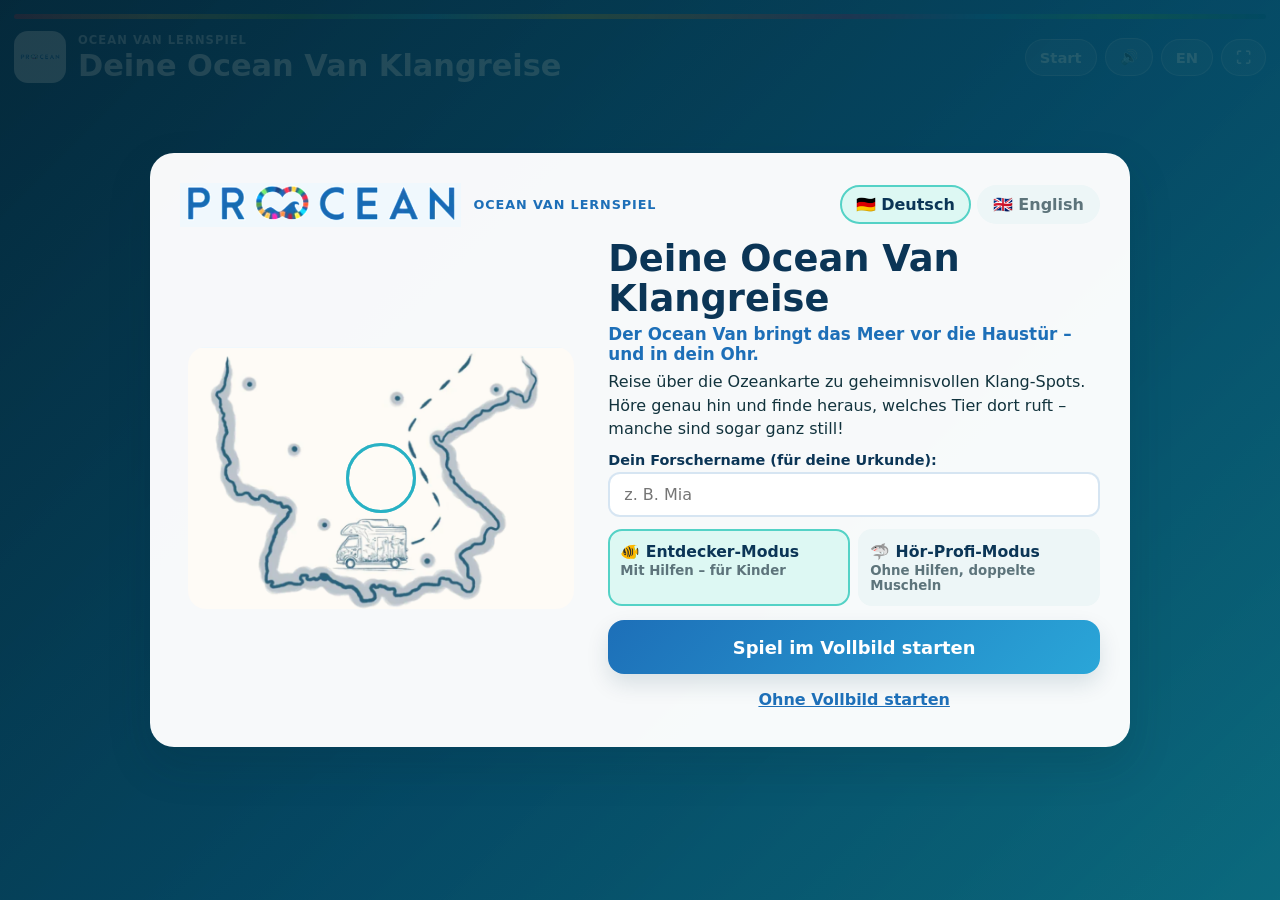
<file: index.html>
<!doctype html>
<html lang="de">
<head>
  <meta charset="utf-8">
  <meta name="viewport" content="width=device-width, initial-scale=1, viewport-fit=cover">
  <meta name="theme-color" content="#1d6fb8">
  <!-- Vollbild als Web-App (Zum Home-Bildschirm hinzufügen) – iOS & Android -->
  <meta name="apple-mobile-web-app-capable" content="yes">
  <meta name="mobile-web-app-capable" content="yes">
  <meta name="apple-mobile-web-app-status-bar-style" content="black-translucent">
  <meta name="apple-mobile-web-app-title" content="Ocean Van">
  <title>Deine Ocean Van Klangreise – Pro Ocean</title>
  <link rel="manifest" href="manifest.json">
  <link rel="stylesheet" href="style.css?v=23">
</head>
<body>
  <!-- Hinweis: Handy quer drehen (nur auf Smartphones im Hochformat sichtbar) -->
  <div id="rotateHint" class="rotate-hint" aria-live="polite">
    <div class="rotate-inner">
      <div class="rotate-icon">📱</div>
      <p data-i18n="rotateHint">Bitte dreh dein Handy quer – so passt die ganze Karte auf den Bildschirm.</p>
    </div>
  </div>
  <div id="app" class="app-shell">
    <header class="topbar">
      <div class="brand">
        <div class="brand-logo-card">
          <img class="brand-logo" src="assets/brand/proocean_logo.png" alt="Pro Ocean">
        </div>
        <div class="brand-text">
          <p class="eyebrow" data-i18n="eyebrow">Ocean Van Lernspiel</p>
          <h1 data-i18n="title">Deine Ocean Van Klangreise</h1>
        </div>
      </div>
      <div class="top-actions">
        <div id="scorePill" class="progress-pill score-pill hidden">🐚 0</div>
        <div id="progressText" class="progress-pill">Start</div>
        <button id="soundToggle" class="ghost-button" type="button" title="Ton an/aus">🔊</button>
        <button id="langToggle" class="ghost-button" type="button">EN</button>
        <button id="fullscreenAgain" class="ghost-button hide-mobile" type="button">⛶</button>
      </div>
    </header>

    <!-- ====== KARTE / MAP ====== -->
    <main id="mapScreen" class="map-screen hidden">
      <div class="map-frame">
        <div class="map-canvas" id="mapCanvas">
          <svg class="map-bg" viewBox="0 0 1000 640" preserveAspectRatio="xMidYMid slice" aria-hidden="true">
            <defs>
              <linearGradient id="mapsea" x1="0" y1="0" x2="0" y2="1">
                <stop offset="0" stop-color="#7adcE8"/>
                <stop offset="0.45" stop-color="#2592c9"/>
                <stop offset="1" stop-color="#0b3f66"/>
              </linearGradient>
              <radialGradient id="deepzone" cx="0.5" cy="0.5" r="0.5">
                <stop offset="0" stop-color="#062b4a"/>
                <stop offset="0.7" stop-color="#08365a" stop-opacity="0.85"/>
                <stop offset="1" stop-color="#08365a" stop-opacity="0"/>
              </radialGradient>
              <radialGradient id="lagoonzone" cx="0.5" cy="0.5" r="0.5">
                <stop offset="0" stop-color="#8ef2e3" stop-opacity="0.75"/>
                <stop offset="0.75" stop-color="#5fd9d2" stop-opacity="0.4"/>
                <stop offset="1" stop-color="#5fd9d2" stop-opacity="0"/>
              </radialGradient>
            </defs>
            <rect width="1000" height="640" fill="url(#mapsea)"/>
            <!-- Tiefsee-Zone (Buckelwal) -->
            <ellipse cx="620" cy="420" rx="260" ry="150" fill="url(#deepzone)"/>
            <!-- Lautlose Lagune (Qualle) -->
            <ellipse cx="320" cy="365" rx="120" ry="80" fill="url(#lagoonzone)"/>
            <!-- Strand links oben (Start) -->
            <path d="M0 0 L320 0 Q280 70 220 95 Q140 130 90 200 Q60 245 0 260 Z" fill="#f4d58d"/>
            <path d="M0 0 L250 0 Q220 50 160 80 Q90 115 50 170 Q25 205 0 215 Z" fill="#f9e3ae"/>
            <!-- Wintereis rechts oben (größer, deutliches Packeis) -->
            <path d="M1000 0 L600 0 Q640 90 600 170 Q700 230 820 200 Q940 175 1000 220 Z" fill="#dcf0fa"/>
            <path d="M1000 0 L660 0 Q700 70 680 140 Q780 180 880 155 Q960 138 1000 150 Z" fill="#f2fbff"/>
            <path d="M1000 0 L760 0 Q800 55 800 110 Q890 120 1000 95 Z" fill="#ffffff"/>
            <g stroke="#b9d7e6" stroke-width="2.5" opacity="0.7" fill="none">
              <path d="M700 20 L740 70 L710 120"/>
              <path d="M850 30 L820 90 L880 130"/>
              <path d="M780 150 L740 110"/>
            </g>
            <!-- Felsen -->
            <ellipse cx="395" cy="120" rx="60" ry="26" fill="#8d7b6a"/>
            <ellipse cx="430" cy="108" rx="34" ry="16" fill="#a6927e"/>
            <!-- Seegras unten links -->
            <g stroke="#2e8b57" stroke-width="7" stroke-linecap="round" opacity="0.75" fill="none">
              <path d="M150 640 Q140 580 158 540"/>
              <path d="M185 640 Q195 575 178 530"/>
              <path d="M220 640 Q210 585 228 545"/>
              <path d="M120 640 Q112 595 126 560"/>
            </g>
            <!-- Wintereis rechts unten (größer) -->
            <path d="M1000 640 L1000 400 Q900 420 820 470 Q720 530 690 640 Z" fill="#dcf0fa"/>
            <path d="M1000 640 L1000 460 Q920 478 860 520 Q790 570 770 640 Z" fill="#f2fbff"/>
            <path d="M1000 640 L1000 520 Q940 535 900 575 Q875 600 865 640 Z" fill="#ffffff"/>
            <g stroke="#b9d7e6" stroke-width="2.5" opacity="0.7" fill="none">
              <path d="M860 470 L900 520 L860 560"/>
              <path d="M940 500 L910 560"/>
            </g>
            <!-- Wellen-Deko -->
            <g stroke="#ffffff" stroke-width="3" stroke-linecap="round" opacity="0.35" fill="none">
              <path d="M340 250 q20 -12 40 0 q20 12 40 0"/>
              <path d="M600 180 q20 -12 40 0 q20 12 40 0"/>
              <path d="M520 420 q20 -12 40 0 q20 12 40 0"/>
              <path d="M250 360 q20 -12 40 0 q20 12 40 0"/>
              <path d="M760 300 q20 -12 40 0 q20 12 40 0"/>
            </g>
          </svg>
          <div class="ambient fish-a" aria-hidden="true">🐟</div>
          <div class="ambient fish-b" aria-hidden="true">🐠</div>
          <div class="ambient turtle" aria-hidden="true">🐢</div>
          <div class="ambient bird" aria-hidden="true">🕊️</div>
          <div class="current-arrow ca-1" aria-hidden="true">≫</div>
          <div class="current-arrow ca-2" aria-hidden="true">≫</div>
          <div class="current-arrow ca-3" aria-hidden="true">≫</div>
          <div id="parkedCar" class="parked-car hidden" aria-hidden="true">🚐</div>
          <div id="vanMarker" class="van-marker" aria-hidden="true"></div>
          <div id="questHover" class="quest-hover hidden" aria-hidden="true"></div>
          <div id="turboTimer" class="turbo-timer hidden" aria-live="polite"></div>
          <div id="mapToast" class="map-toast hidden" aria-live="polite"></div>
          <!-- Spot- und Sammel-Buttons werden per JS gesetzt -->
        </div>
        <div id="joystick" class="joystick hidden" aria-hidden="true">
          <div class="joy-base"><div id="joyKnob" class="joy-knob"></div></div>
        </div>
        <div id="collectPop" class="collect-pop hidden" aria-hidden="true"><span id="collectPraise" class="collect-praise"></span><img alt=""></div>
      </div>
      <div class="map-bar">
        <p id="mapHint" class="map-hint"></p>
        <button id="footBtn" class="ghost-button dark hidden" type="button"></button>
        <button id="resetBtn" class="ghost-button dark" type="button"></button>
      </div>
    </main>

    <!-- ====== STATION ====== -->
    <main id="stationScreen" class="game-layout hidden">
      <section class="visual-panel">
        <div class="image-card mystery-mode">
          <img id="animalImage" src="assets/images/mystery.svg" alt="">
          <div id="mysteryBadge" class="mystery-badge"></div>
          <div id="eq" class="eq" aria-hidden="true">
            <span></span><span></span><span></span><span></span><span></span><span></span><span></span><span></span><span></span>
          </div>
        </div>
        <div id="passStrip" class="pass-strip" aria-label="Forscher-Pass"></div>
      </section>

      <section class="content-panel" aria-live="polite">
        <div class="station-row">
          <div>
            <p id="zoneLabel" class="zone-label"></p>
            <h2 id="stationTitle"></h2>
          </div>
          <button id="readAloudBtn" class="small-button" type="button"></button>
        </div>

        <div class="guide-card">
          <div class="nami-avatar" aria-hidden="true">🚐</div>
          <p id="narratorText"></p>
        </div>

        <div class="stepper">
          <div id="stepListen" class="step active"><span>1</span><em data-i18n="stepListen"></em></div>
          <div id="stepHint" class="step"><span>2</span><em data-i18n="stepHint"></em></div>
          <div id="stepAnswer" class="step"><span>3</span><em data-i18n="stepAnswer"></em></div>
          <div id="stepLearn" class="step"><span>4</span><em data-i18n="stepLearn"></em></div>
        </div>

        <div class="primary-actions">
          <button id="playBtn" class="main-button" type="button"></button>
          <button id="hintBtn" class="secondary-button" type="button" disabled></button>
        </div>

        <div id="hintBox" class="info-box hidden"></div>

        <div id="questionBox" class="question-box hidden">
          <p id="questionText"></p>
          <div id="choices" class="choices"></div>
        </div>

        <div id="feedbackBox" class="feedback-box hidden"></div>

        <div class="navigation-row">
          <button id="mapBtn" class="ghost-button dark" type="button"></button>
          <button id="nextBtn" class="next-button hidden" type="button"></button>
        </div>
      </section>
    </main>

    <!-- ====== TAUCH-QUEST ====== -->
    <main id="diveScreen" class="dive-screen hidden">
      <div id="diveScene" class="dive-scene surface">
        <!-- Echtes Unterwasser-Panorama (gestitcht): scrollt nach rechts -->
        <div id="divePanoBg" class="dive-pano-bg" aria-hidden="true"></div>
        <div class="dive-caustics" aria-hidden="true"></div>
        <div class="dive-godrays" aria-hidden="true"></div>
        <div class="dive-particles" aria-hidden="true"></div>
        <div class="dive-bubbles" aria-hidden="true"></div>
        <div id="diveBoat" class="dive-boat" aria-hidden="true">🚤</div>
        <div class="dive-goggles" aria-hidden="true"></div>
        <div class="dive-look-hint" aria-hidden="true">↻</div>
        <div id="diveCompass" class="dive-compass" aria-hidden="true"><span></span></div>
      </div>
      <section class="dive-panel" aria-live="polite">
        <p id="diveNarrator" class="dive-narrator"></p>
        <button id="diveActionBtn" class="main-button" type="button"></button>
        <div id="diveQuestionBox" class="question-box hidden">
          <p id="diveQuestionText"></p>
          <div id="diveChoices" class="choices"></div>
        </div>
        <div id="diveFeedback" class="feedback-box hidden"></div>
      </section>
    </main>

    <!-- ====== URKUNDE ====== -->
    <main id="certScreen" class="cert-screen hidden">
      <!-- QR-Code oben auf der Seite (rein clientseitig, keine Datenübertragung) – nicht Teil der Urkunde -->
      <div class="cert-share no-print">
        <h3 id="certShareHeading" class="share-heading"></h3>
        <p id="certShareHint" class="share-hint"></p>
        <div id="certQr" class="cert-qr" aria-hidden="true"></div>
        <div class="share-actions">
          <a id="certOpenLink" class="ghost-button dark" target="_blank" rel="noopener"></a>
          <button id="certCopyBtn" class="ghost-button dark" type="button"></button>
        </div>
        <p id="certLinkLabel" class="share-link-label"></p>
        <a id="certUrlText" class="share-url" target="_blank" rel="noopener"></a>
        <p id="certLocalNote" class="share-note"></p>
      </div>
      <div class="cert-card" id="certCard">
        <img class="cert-logo" src="assets/brand/proocean_logo.png" alt="Pro Ocean">
        <p class="eyebrow" data-i18n="certEyebrow"></p>
        <h2 id="certTitle"></h2>
        <p id="certName" class="cert-name"></p>
        <p id="certText" class="cert-text"></p>
        <div id="certCards" class="cert-cards"></div>
        <p id="certScore" class="cert-score"></p>
        <div id="certStats" class="cert-stats"></div>
        <div id="certHighlights" class="cert-highlights"></div>
        <p id="certDate" class="cert-date"></p>
        <p id="certContact" class="cert-contact">
          <span id="certContactText"></span>
          <a href="https://www.pro-ocean.com/de/kontakt/" target="_blank" rel="noopener">https://www.pro-ocean.com/de/kontakt/</a>
        </p>
      </div>
      <div class="cert-actions no-print">
        <button id="certMapBtn" class="ghost-button dark" type="button"></button>
        <button id="certRestartBtn" class="next-button" type="button"></button>
      </div>
    </main>
  </div>

  <!-- ====== START ====== -->
  <div id="startOverlay" class="start-overlay">
    <div class="start-card">
      <p class="scroll-cue" data-i18n="scrollCue" aria-hidden="true"></p>
      <div class="start-logo-line">
        <img src="assets/brand/proocean_logo.png" alt="Pro Ocean">
        <span data-i18n="eyebrow"></span>
        <div class="lang-pick">
          <button id="langDe" class="lang-button active" type="button">🇩🇪 Deutsch</button>
          <button id="langEn" class="lang-button" type="button">🇬🇧 English</button>
        </div>
      </div>
      <div class="start-hero-grid">
        <div class="start-hero-visual">
          <img class="start-route" src="assets/brand/ocean_van_route.png" alt="">
          <span class="sound-ring ring-one"></span>
          <span class="sound-ring ring-two"></span>
          <span class="sound-ring ring-three"></span>
        </div>
        <div class="start-copy">
          <h2 data-i18n="title"></h2>
          <p class="start-catcher" data-i18n="startCatcher"></p>
          <p class="start-lead" data-i18n="startLead"></p>
          <label class="name-label" for="nameInput"><span data-i18n="nameLabel"></span></label>
          <input id="nameInput" class="name-input" type="text" maxlength="24" autocomplete="off">
          <div class="mode-pick">
            <button id="modeKid" class="mode-button active" type="button">
              <strong data-i18n="modeKid"></strong><small data-i18n="modeKidSub"></small>
            </button>
            <button id="modePro" class="mode-button" type="button">
              <strong data-i18n="modePro"></strong><small data-i18n="modeProSub"></small>
            </button>
          </div>
          <button id="startBtn" class="start-button" type="button"></button>
          <button id="startWindowBtn" class="plain-button" type="button"></button>
          <p class="home-hint" data-i18n="homeHint"></p>
        </div>
      </div>
    </div>
  </div>

  <div id="oceanCueOverlay" class="ocean-cue-overlay hidden" aria-live="assertive">
    <div id="oceanCueText" class="ocean-cue-text"></div>
  </div>

  <div id="missionOverlay" class="mission-overlay hidden" role="dialog" aria-modal="true">
    <div class="mission-card">
      <div class="mission-icon" aria-hidden="true">🚐 🛍️ ♻️</div>
      <h3 id="missionTitle"></h3>
      <p id="missionText"></p>
      <button id="missionOkBtn" class="start-button" type="button"></button>
      <button id="missionCancelBtn" class="plain-button hidden" type="button"></button>
    </div>
  </div>

  <audio id="animalAudio" preload="auto"></audio>
  <script src="qrcode.js?v=1"></script>
  <script src="app.js?v=29"></script>
</body>
</html>
</file>
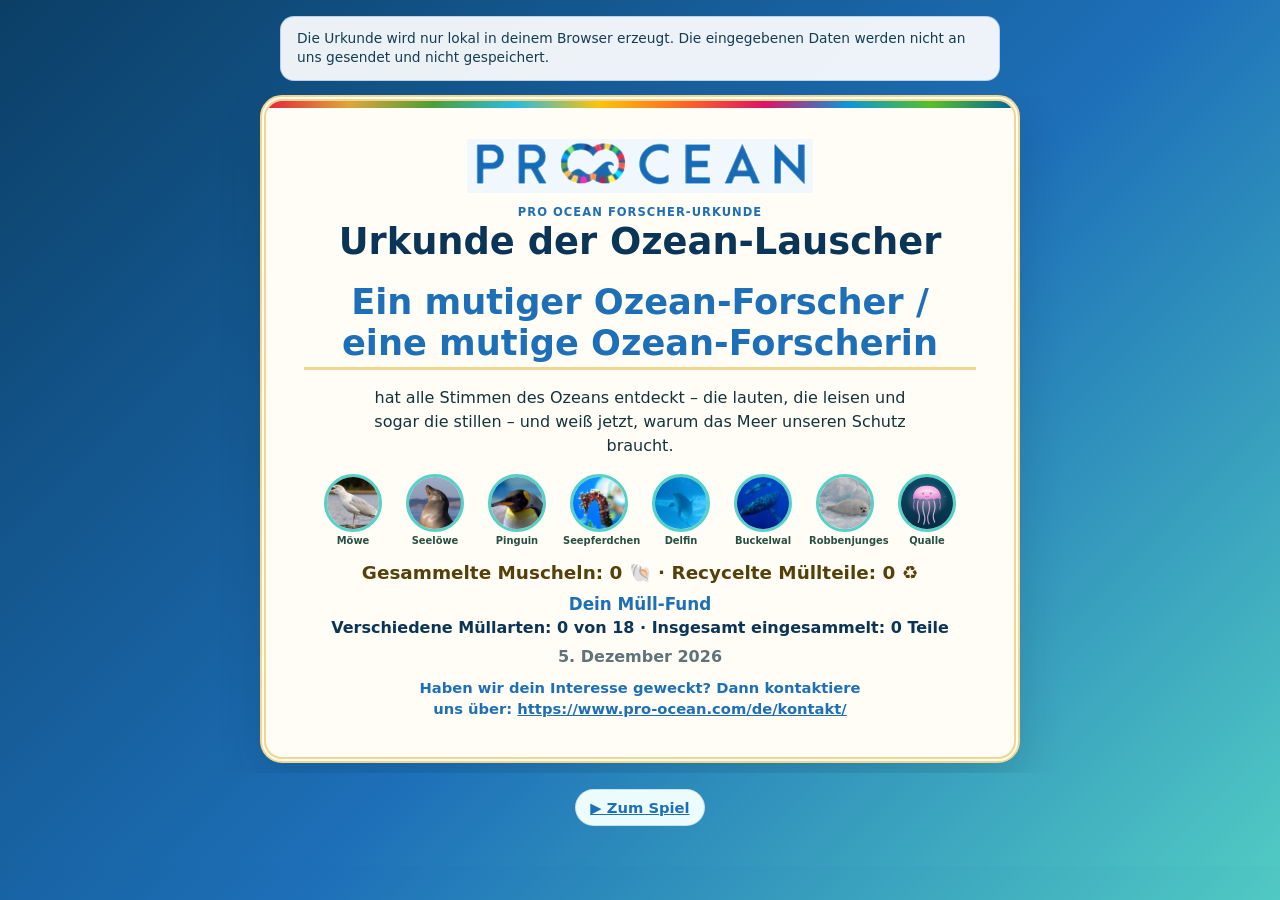
<file: certificate.html>
<!doctype html>
<html lang="de">
<head>
  <meta charset="utf-8">
  <meta name="viewport" content="width=device-width, initial-scale=1, viewport-fit=cover">
  <meta name="theme-color" content="#1d6fb8">
  <title>Pro Ocean – Urkunde</title>
  <link rel="stylesheet" href="style.css?v=22">
  <style>
    /* Nur kleine Ergänzungen – das Urkunden-Layout kommt aus style.css */
    body { min-height: 100%; }
    .cert-page { max-width: 880px; margin: 0 auto; padding: 16px 12px 40px; }
    .local-note {
      max-width: 720px; margin: 0 auto 14px; background: rgba(255,255,255,0.92);
      border-radius: 14px; padding: 12px 16px; font-size: 0.86rem; line-height: 1.4;
      color: #143b52; border: 1px solid rgba(29,111,184,0.25);
    }
    .cert-page-actions { display: flex; gap: 10px; justify-content: center; flex-wrap: wrap; margin: 16px 0 0; }
    @media print {
      .local-note, .cert-page-actions { display: none !important; }
      .cert-page { padding: 0; }
    }
  </style>
</head>
<body>
  <div class="cert-page">
    <p class="local-note" id="localNote"></p>
    <main class="cert-screen">
      <div class="cert-card" id="certCard">
        <img class="cert-logo" src="assets/brand/proocean_logo.png" alt="Pro Ocean">
        <p class="eyebrow" id="cEyebrow"></p>
        <h2 id="cTitle"></h2>
        <p id="cName" class="cert-name"></p>
        <p id="cText" class="cert-text"></p>
        <div id="cCards" class="cert-cards"></div>
        <p id="cScore" class="cert-score"></p>
        <div id="cStats" class="cert-stats"></div>
        <p id="cDate" class="cert-date"></p>
        <p id="cContact" class="cert-contact">
          <span id="cContactText"></span>
          <a href="https://www.pro-ocean.com/de/kontakt/" target="_blank" rel="noopener">https://www.pro-ocean.com/de/kontakt/</a>
        </p>
      </div>
    </main>
    <div class="cert-page-actions no-print">
      <a id="playLink" class="ghost-button dark" href="index.html"></a>
    </div>
  </div>

  <script>
  "use strict";
  (function () {
    // ---- Statische Spiel-Daten (dieselbe Urkundenlogik wie im Spiel) ----
    var CAT = {
      can: { de: "Dose", en: "Can" }, bottle: { de: "Flasche", en: "Bottle" }, tube: { de: "Tube", en: "Tube" },
      ball: { de: "Ball", en: "Ball" }, toy: { de: "Spielzeug", en: "Toy" }, cap: { de: "Deckel", en: "Cap" },
      bulb: { de: "Glühbirne", en: "Light bulb" }, card: { de: "Karte", en: "Card" }, shoe: { de: "Schuh", en: "Shoe" },
      lighter: { de: "Feuerzeug", en: "Lighter" }, wrapper: { de: "Verpackung", en: "Wrapper" }, cup: { de: "Becher", en: "Cup" },
      hygiene: { de: "Hygiene-Müll", en: "Hygiene item" }, net: { de: "Netz/Beutel", en: "Net/Bag" },
      plastic: { de: "Plastikteil", en: "Plastic part" }, capsule: { de: "Kaffeekapsel", en: "Coffee pod" },
      foil: { de: "Folie", en: "Foil/Film" }, other: { de: "Sonstiges", en: "Other" }
    };
    var TOTAL_CATS = Object.keys(CAT).length;
    var ANIMALS = [
      { image: "assets/photos/seagull.jpg", de: "Möwe", en: "Seagull" },
      { image: "assets/photos/sea_lion.jpg", de: "Seelöwe", en: "Sea lion" },
      { image: "assets/photos/penguin.jpg", de: "Pinguin", en: "Penguin" },
      { image: "assets/photos/seahorse.jpg", de: "Seepferdchen", en: "Seahorse" },
      { image: "assets/photos/dolphin.jpg", de: "Delfin", en: "Dolphin" },
      { image: "assets/photos/humpback_whale.jpg", de: "Buckelwal", en: "Humpback whale" },
      { image: "assets/photos/baby_seal.jpg", de: "Robbenjunges", en: "Seal pup" },
      { image: "assets/images/jellyfish.svg", de: "Qualle", en: "Jellyfish" }
    ];
    var T = {
      de: {
        eyebrow: "Pro Ocean Forscher-Urkunde",
        title: "Urkunde der Ozean-Lauscher",
        text: "hat alle Stimmen des Ozeans entdeckt – die lauten, die leisen und sogar die stillen – und weiß jetzt, warum das Meer unseren Schutz braucht.",
        anon: "Ein mutiger Ozean-Forscher / eine mutige Ozean-Forscherin",
        score: function (n, r) { return "Gesammelte Muscheln: " + n + " 🐚 · Recycelte Müllteile: " + r + " ♻️"; },
        turbo: function (sc, r) { return "Turbo-Finale: " + sc + " Punkte " + r; },
        statsTitle: "Dein Müll-Fund",
        statsTotal: function (n) { return "Insgesamt eingesammelt: " + n + " Teile"; },
        statsDistinct: function (d, tot) { return "Verschiedene Müllarten: " + d + " von " + tot; },
        contact: "Haben wir dein Interesse geweckt? Dann kontaktiere uns über:",
        localNote: "Die Urkunde wird nur lokal in deinem Browser erzeugt. Die eingegebenen Daten werden nicht an uns gesendet und nicht gespeichert.",
        print: "🖨️ Urkunde drucken / als PDF speichern",
        play: "▶️ Zum Spiel"
      },
      en: {
        eyebrow: "Pro Ocean Explorer Certificate",
        title: "Certificate of the Ocean Listeners",
        text: "has discovered all the voices of the ocean – the loud ones, the quiet ones and even the silent ones – and now knows why the sea needs our protection.",
        anon: "A brave ocean explorer",
        score: function (n, r) { return "Shells collected: " + n + " 🐚 · Litter recycled: " + r + " ♻️"; },
        turbo: function (sc, r) { return "Turbo finale: " + sc + " points " + r; },
        statsTitle: "Your litter haul",
        statsTotal: function (n) { return "Collected in total: " + n + " pieces"; },
        statsDistinct: function (d, tot) { return "Different litter types: " + d + " of " + tot; },
        contact: "Have we sparked your interest? Then get in touch with us at:",
        localNote: "The certificate is generated locally in your browser only. The data you enter is not sent to us and not stored.",
        print: "🖨️ Print certificate / save as PDF",
        play: "▶️ Play the game"
      }
    };
    function turboRating(s) { return s >= 200 ? "⭐⭐⭐" : s >= 100 ? "⭐⭐" : s > 0 ? "⭐" : "–"; }

    // ---- Parameter sicher auslesen ----
    var p = new URLSearchParams(location.search);
    var lang = (p.get("lang") === "en") ? "en" : "de";
    document.documentElement.lang = lang;
    var u = T[lang];

    function num(key) { var v = parseInt(p.get(key), 10); return isFinite(v) && v >= 0 ? v : 0; }
    var name = (p.get("name") || "").slice(0, 30).trim();          // max. 30 Zeichen, optional
    var shells = num("score");
    var recycled = num("recycled");
    var turboRaw = p.get("turbo");
    var turbo = (turboRaw != null && turboRaw !== "" && isFinite(parseInt(turboRaw, 10))) ? parseInt(turboRaw, 10) : null;
    var collectedTrashCount = num("collectedTrashCount");

    // trashTypes = "key:count,key:count" – nur bekannte Kategorien & Zahlen zulassen
    var types = {};
    (p.get("trashTypes") || "").split(",").forEach(function (pair) {
      var kv = pair.split(":");
      var k = (kv[0] || "").trim();
      var c = parseInt(kv[1], 10);
      if (CAT[k] && isFinite(c) && c > 0) types[k] = c;
    });
    var distinct = Object.keys(types).length;

    // Datum (ISO oder beliebiger String) -> lokal formatiert
    var dateStr = "";
    var rawDate = p.get("date") || "";
    var d = new Date(rawDate);
    if (rawDate && !isNaN(d.getTime())) {
      dateStr = d.toLocaleDateString(lang === "de" ? "de-DE" : "en-GB", { day: "numeric", month: "long", year: "numeric" });
    } else {
      dateStr = new Date().toLocaleDateString(lang === "de" ? "de-DE" : "en-GB", { day: "numeric", month: "long", year: "numeric" });
    }

    // ---- Rendern (textContent für alle URL-Daten) ----
    function set(id, txt) { var el = document.getElementById(id); if (el) el.textContent = txt; }
    set("localNote", u.localNote);
    set("cEyebrow", u.eyebrow);
    set("cTitle", u.title);
    set("cName", name || u.anon);
    set("cText", u.text);
    set("cScore", u.score(shells, recycled) + (turbo != null ? "  ·  " + u.turbo(turbo, turboRating(turbo)) : ""));
    set("cDate", dateStr);
    set("cContactText", u.contact);
    set("playLink", u.play);

    // Tier-Karten (immer alle – am Spielende sind alle entdeckt)
    var cards = document.getElementById("cCards");
    ANIMALS.forEach(function (a) {
      var wrap = document.createElement("div");
      wrap.className = "cert-animal";
      var img = document.createElement("img");
      img.src = a.image; img.alt = a[lang];
      var span = document.createElement("span");
      span.textContent = a[lang];
      wrap.appendChild(img); wrap.appendChild(span);
      cards.appendChild(wrap);
    });

    // Müll-Statistik
    var stats = document.getElementById("cStats");
    var h3 = document.createElement("h3"); h3.className = "stats-title"; h3.textContent = u.statsTitle;
    var sum = document.createElement("p"); sum.className = "stats-sum";
    sum.textContent = u.statsDistinct(distinct, TOTAL_CATS) + " · " + u.statsTotal(collectedTrashCount);
    stats.appendChild(h3); stats.appendChild(sum);
    var keys = Object.keys(types).sort(function (a, b) { return types[b] - types[a]; });
    if (keys.length) {
      var grid = document.createElement("div"); grid.className = "stats-grid";
      keys.forEach(function (k) {
        var chip = document.createElement("div"); chip.className = "stat-chip";
        var nm = document.createElement("span"); nm.className = "stat-name"; nm.textContent = CAT[k][lang];
        var ct = document.createElement("span"); ct.className = "stat-count"; ct.textContent = types[k] + "×";
        chip.appendChild(nm); chip.appendChild(ct); grid.appendChild(chip);
      });
      stats.appendChild(grid);
    }
  })();
  </script>
</body>
</html>
</file>
<file: style.css>
/* Deine Ocean Van Klangreise – Pro Ocean – v10 */
:root {
  /* Pro-Ocean-Logo-Blau + maritime Töne */
  --deep: #0b3556;
  --ocean: #1d6fb8;
  --ocean-2: #2aa6d8;
  --lagoon: #54d2c6;
  --sand: #f4d58d;
  --foam: #f4fffc;
  --ink: #12333d;
  --muted: #5d747b;
  --card: rgba(255,255,255,0.97);
  --line: rgba(29,111,184,0.18);
  --shadow: 0 18px 44px rgba(5,39,52,0.16);
  --radius: 20px;
  /* SDG-Regenbogen aus dem Pro-Ocean-Logo */
  --sdg: linear-gradient(90deg, #e5243b, #dda63a, #4c9f38, #26bde2, #fcc30b, #fd6925, #dd1367, #0a97d9, #56c02b, #00689d);
}

* { box-sizing: border-box; }

html, body {
  margin: 0;
  min-height: 100%;
  font-family: "Segoe UI", system-ui, -apple-system, BlinkMacSystemFont, sans-serif;
  color: var(--ink);
  background: linear-gradient(135deg, #0b3f66 0%, #1d6fb8 55%, #50c9c3 100%);
  /* Browser-Wischgesten (Zurück/Vorwärts/Tab-Wechsel, Pull-to-Refresh) verhindern */
  overscroll-behavior: none;
  touch-action: manipulation;
}

button { font: inherit; border: 0; cursor: pointer; }
button:disabled { cursor: not-allowed; opacity: 0.48; }
.hidden { display: none !important; }

.app-shell {
  min-height: 100dvh;
  display: flex;
  flex-direction: column;
  padding: 14px;
  gap: 12px;
}
/* SDG-Regenbogen-Akzent wie im Pro-Ocean-Logo */
.app-shell::before {
  content: "";
  height: 5px;
  border-radius: 999px;
  background: var(--sdg);
  opacity: 0.9;
}

/* ---------- Kopfzeile ---------- */
.topbar {
  flex: 0 0 auto;
  display: flex;
  justify-content: space-between;
  align-items: center;
  gap: 12px;
  color: #fff;
  flex-wrap: wrap;
}
.brand { display: flex; align-items: center; gap: 12px; min-width: 0; }
.brand-logo-card {
  width: 52px; height: 52px;
  flex: 0 0 auto;
  border-radius: 14px;
  display: grid; place-items: center;
  background: rgba(255,255,255,0.92);
  padding: 6px;
}
.brand-logo { width: 100%; height: 100%; object-fit: contain; }
.eyebrow {
  margin: 0 0 3px;
  text-transform: uppercase;
  letter-spacing: .09em;
  font-size: .72rem;
  font-weight: 850;
  color: rgba(255,255,255,.84);
}
.brand h1 { margin: 0; font-size: clamp(1.1rem, 2.4vw, 1.9rem); line-height: 1.05; }
.top-actions { display: flex; align-items: center; gap: 8px; flex-wrap: wrap; }

.progress-pill, .ghost-button, .small-button {
  border-radius: 999px;
  padding: 9px 14px;
  background: rgba(255,255,255,0.18);
  color: #fff;
  border: 1px solid rgba(255,255,255,0.38);
  font-weight: 800;
  font-size: 0.92rem;
}
.ghost-button:hover, .small-button:hover { background: rgba(255,255,255,0.3); }
.ghost-button.dark { color: var(--ocean); background: #ecfbfb; border-color: var(--line); }
.score-pill { background: rgba(244,213,141,0.92); color: #55400a; border-color: rgba(244,213,141,0.6); }

/* ---------- Karte ---------- */
.map-screen {
  flex: 1 1 auto;
  min-height: 0;
  display: flex;
  flex-direction: column;
  gap: 10px;
}
.map-frame {
  flex: 1 1 auto;
  min-height: 0;
  border-radius: var(--radius);
  overflow: hidden;
  border: 1px solid rgba(255,255,255,.42);
  box-shadow: var(--shadow);
  position: relative;
}
.map-canvas { position: absolute; inset: 0; touch-action: none; cursor: crosshair; }
.map-bg { position: absolute; inset: 0; width: 100%; height: 100%; }

.van-marker {
  position: absolute;
  transform: translate(-50%, -60%);
  filter: drop-shadow(0 6px 8px rgba(0,0,0,0.35));
  z-index: 5;
  pointer-events: none;
}
.van-inner {
  display: grid;
  place-items: center;
  position: relative;
  transition: transform 0.18s ease;
}
.van-emoji {
  font-size: clamp(1.9rem, 4.2vw, 3rem);
  line-height: 1;
  position: relative;
  z-index: 2;
}
/* Boot erscheint, sobald der Van aufs Wasser fährt */
.boat {
  display: none;
  position: absolute;
  bottom: -0.42em;
  left: 50%;
  transform: translateX(-50%);
  width: 1.85em;
  height: 0.62em;
  font-size: clamp(1.9rem, 4.2vw, 3rem);
  background: linear-gradient(180deg, var(--ocean), #14507e);
  border-radius: 0 0 1em 1em;
  border-top: 3px solid #f4d58d;
  z-index: 1;
}
.van-marker.on-water .boat { display: block; }
.van-marker.on-water .van-emoji { transform: translateY(-0.18em) scale(0.88); }
.van-marker.driving .van-inner > * { animation: vanbob 0.45s ease-in-out infinite alternate; }
@keyframes vanbob {
  from { margin-top: 0; }
  to   { margin-top: -5px; }
}

/* Bugwellen */
.wake {
  position: absolute;
  width: 12px;
  height: 12px;
  border-radius: 50%;
  background: rgba(255,255,255,0.75);
  transform: translate(-50%, -50%);
  pointer-events: none;
  z-index: 3;
  animation: wakefade 0.9s ease-out forwards;
}
@keyframes wakefade {
  from { opacity: 0.8; transform: translate(-50%, -50%) scale(0.5); }
  to   { opacity: 0; transform: translate(-50%, -50%) scale(2.4); }
}

/* Einsammelbare Dinge: Müll, Muscheln, Anker */
.pickup {
  position: absolute;
  transform: translate(-50%, -50%);
  background: none;
  border: 0;
  font-size: clamp(1.15rem, 2.6vw, 1.7rem);
  z-index: 3;
  padding: 6px;
  filter: drop-shadow(0 3px 4px rgba(0,0,0,0.3));
  animation: pickupbob 1.6s ease-in-out infinite alternate;
  -webkit-tap-highlight-color: transparent;
}
@keyframes pickupbob {
  from { margin-top: 0; }
  to   { margin-top: -5px; }
}
.pickup-shell { font-size: clamp(1rem, 2.2vw, 1.4rem); }
.pickup-heavy {
  font-size: clamp(1.6rem, 3.4vw, 2.3rem);
  background: rgba(231,111,81,0.18);
  border-radius: 50%;
  border: 2px dashed rgba(231,111,81,0.7);
}
.pickup-anchor {
  font-size: clamp(1.5rem, 3.2vw, 2.2rem);
  background: rgba(255,255,255,0.92);
  border-radius: 50%;
  border: 3px solid var(--ocean);
  width: clamp(46px, 7vw, 62px);
  height: clamp(46px, 7vw, 62px);
  display: grid;
  place-items: center;
  animation: spotpulse 1.8s ease-in-out infinite;
}

/* ♻️ Pro Ocean Recycling – als Gebäude mit Schild */
.rec-station {
  background: none;
  border: 0;
  display: flex;
  flex-direction: column;
  align-items: center;
  width: clamp(76px, 13vw, 116px);
  animation: none;
}
.rec-building {
  position: relative;
  width: clamp(58px, 10vw, 88px);
  height: clamp(46px, 8vw, 70px);
  display: block;
  filter: drop-shadow(0 6px 10px rgba(5,39,52,0.35));
}
.rec-roof {
  position: absolute;
  top: 0; left: 50%;
  transform: translateX(-50%);
  width: 0; height: 0;
  border-left: clamp(31px, 5.3vw, 46px) solid transparent;
  border-right: clamp(31px, 5.3vw, 46px) solid transparent;
  border-bottom: clamp(16px, 2.7vw, 24px) solid #1d6fb8;
}
.rec-body {
  position: absolute;
  bottom: 0; left: 50%;
  transform: translateX(-50%);
  width: 100%;
  height: 70%;
  border-radius: 8px 8px 6px 6px;
  background: linear-gradient(180deg, #f4fbff 0%, #d7ecf7 100%);
  border: 2px solid #1d6fb8;
  display: grid;
  place-items: center;
  overflow: visible;
}
.rec-logo { font-size: clamp(1.1rem, 2.3vw, 1.7rem); }
.rec-chimney {
  position: absolute;
  top: -22%;
  width: 18%;
  height: 30%;
  background: #b9d7e6;
  border: 2px solid #1d6fb8;
  border-radius: 3px 3px 0 0;
}
.rec-chimney.c1 { left: 12%; }
.rec-chimney.c2 { left: 70%; height: 24%; top: -16%; }
.rec-chimney::after {
  content: "";
  position: absolute;
  top: -10px; left: 50%;
  width: 9px; height: 9px;
  margin-left: -4px;
  border-radius: 50%;
  background: rgba(255,255,255,0.7);
  animation: smoke 2.4s ease-out infinite;
}
@keyframes smoke {
  from { transform: translateY(0) scale(0.6); opacity: 0.7; }
  to   { transform: translateY(-14px) scale(1.4); opacity: 0; }
}
.rec-label {
  margin-top: 3px;
  font-size: clamp(0.55rem, 1.4vw, 0.74rem);
  font-weight: 900;
  color: #0b3556;
  background: #fff;
  border: 2px solid #1d6fb8;
  border-radius: 999px;
  padding: 2px 8px;
  white-space: nowrap;
  box-shadow: 0 3px 7px rgba(5,39,52,0.25);
}

/* Fischernetz: großes, ausgedehntes Hindernis */
.pickup.net {
  /* Größe skaliert mit Karten-% (--net-r): grob 2*r% der Kartenbreite */
  width: calc(var(--net-r, 8) * 1.9%);
  height: calc(var(--net-r, 8) * 1.9%);
  min-width: 64px;
  min-height: 64px;
  background: none;
  border: 0;
  padding: 0;
  z-index: 2;
}
.net-mesh {
  position: absolute;
  inset: 0;
  border-radius: 50%;
  background:
    repeating-linear-gradient(45deg, rgba(255,255,255,0.5) 0 2px, transparent 2px 9px),
    repeating-linear-gradient(-45deg, rgba(255,255,255,0.5) 0 2px, transparent 2px 9px);
  border: 2px dashed rgba(255,255,255,0.7);
  animation: netsway 3s ease-in-out infinite alternate;
}
.net-fish {
  position: absolute;
  top: 38%; left: 42%;
  font-size: 1.1rem;
  animation: netwiggle 1.4s ease-in-out infinite alternate;
}
@keyframes netsway { from { transform: rotate(-3deg); } to { transform: rotate(3deg); } }
@keyframes netwiggle { from { transform: translateX(-2px) rotate(-8deg); } to { transform: translateX(2px) rotate(8deg); } }
.van-marker.in-net .van-inner { animation: tangle 0.5s ease-in-out infinite alternate; }
@keyframes tangle { from { transform: rotate(-6deg); } to { transform: rotate(6deg); } }

/* Müll-Ladung: Boot liegt tiefer im Wasser, Zähler am Marker */
.cargo-badge {
  position: absolute;
  top: -0.9em;
  left: 50%;
  transform: translateX(-50%);
  font-size: 0.78rem;
  font-weight: 900;
  background: rgba(255,255,255,0.95);
  color: #7a3d12;
  border-radius: 999px;
  padding: 1px 7px;
  border: 2px solid #e09f3e;
  white-space: nowrap;
}
.van-marker.cargo-heavy .van-inner { margin-top: 0.18em; }
.van-marker.cargo-full .van-inner { margin-top: 0.34em; }
.van-marker.cargo-full .van-emoji { filter: saturate(0.8); }
.van-marker.cargo-full .cargo-badge { background: #fdeaea; border-color: #e76f51; color: #93331c; animation: pickupbob 0.8s ease-in-out infinite alternate; }

/* Karten-Nachricht */
.map-toast {
  position: absolute;
  top: 12px;
  left: 50%;
  transform: translateX(-50%);
  max-width: min(560px, 86%);
  background: rgba(7,53,86,0.92);
  color: #fff;
  font-weight: 800;
  font-size: clamp(0.85rem, 1.7vw, 1.05rem);
  line-height: 1.3;
  padding: 10px 18px;
  border-radius: 14px;
  border: 1px solid rgba(255,255,255,0.3);
  z-index: 8;
  text-align: center;
  animation: cuepop 0.3s ease both;
  pointer-events: none;
}

/* Meeresströmung */
.current-arrow {
  position: absolute;
  color: rgba(255,255,255,0.6);
  font-size: clamp(1.2rem, 2.6vw, 1.9rem);
  font-weight: 900;
  pointer-events: none;
  z-index: 2;
  animation: currentdrift 5s linear infinite;
}
.ca-1 { top: 42%; animation-delay: 0s; }
.ca-2 { top: 46%; animation-delay: -1.7s; }
.ca-3 { top: 50%; animation-delay: -3.4s; }
@keyframes currentdrift {
  from { left: 40%; opacity: 0; }
  15%  { opacity: 0.8; }
  85%  { opacity: 0.8; }
  to   { left: 78%; opacity: 0; }
}

/* Eisbrecher-Bug + Ruder-Anzeige */
.van-marker.icebreaker .boat::after {
  content: "❄️";
  position: absolute;
  right: -0.28em;
  top: -0.55em;
  font-size: 0.45em;
}
.van-marker.rowing .van-inner::after {
  content: "🚣";
  position: absolute;
  left: -0.85em;
  bottom: -0.1em;
  font-size: 0.55em;
}
/* Eisbrecher bricht sichtbar durchs Packeis */
.van-marker.breaking-ice .boat {
  background: linear-gradient(180deg, #eaf6ff, #b9d7e6) !important;
  border-top-color: #cfe8f5 !important;
}
.van-marker.breaking-ice::before {
  content: "";
  position: absolute;
  left: 50%; top: 56%;
  width: 2.6em; height: 1.6em;
  transform: translate(-50%, -50%);
  background:
    repeating-linear-gradient(70deg, rgba(255,255,255,0.95) 0 2px, transparent 2px 8px),
    repeating-linear-gradient(110deg, rgba(255,255,255,0.9) 0 2px, transparent 2px 8px);
  -webkit-mask: radial-gradient(closest-side, #000 70%, transparent);
          mask: radial-gradient(closest-side, #000 70%, transparent);
  z-index: 0;
  pointer-events: none;
}
/* Eis spritzt links UND rechts neben dem Boot hoch */
.van-marker.breaking-ice .van-inner::before {
  content: "❄️";
  position: absolute;
  right: -0.75em; top: 0.1em;
  font-size: 0.5em;
  animation: iceflingR 0.55s linear infinite;
}
.van-marker.breaking-ice .van-inner::after {
  content: "❄️";
  position: absolute;
  left: -0.75em; top: 0.1em;
  font-size: 0.5em;
  animation: iceflingL 0.55s linear infinite;
}
@keyframes iceflingR {
  from { transform: translate(0,0) rotate(0); opacity: 0.95; }
  to   { transform: translate(0.8em, -0.6em) rotate(140deg); opacity: 0; }
}
@keyframes iceflingL {
  from { transform: translate(0,0) rotate(0); opacity: 0.95; }
  to   { transform: translate(-0.8em, -0.6em) rotate(-140deg); opacity: 0; }
}

/* Turbo-Endmodus: Boot glüht/zischt */
.van-marker.turbo .van-inner { filter: drop-shadow(0 0 10px rgba(255,180,40,0.9)); }
.van-marker.turbo .boat { border-top-color: #ffb400 !important; }

/* Schwimmende Karten-Bewohner */
.ambient {
  position: absolute;
  font-size: clamp(1rem, 2.2vw, 1.5rem);
  opacity: 0.85;
  pointer-events: none;
  z-index: 2;
}
.fish-a { top: 46%; animation: swim-right 26s linear infinite; }
.fish-b { top: 30%; animation: swim-left 34s linear infinite; animation-delay: -12s; }
.turtle { top: 72%; animation: swim-right 48s linear infinite; animation-delay: -20s; }
.bird   { top: 8%;  animation: swim-left 30s linear infinite; animation-delay: -6s; }
@keyframes swim-right {
  from { left: -5%; transform: scaleX(1); }
  to   { left: 105%; transform: scaleX(1); }
}
@keyframes swim-left {
  from { left: 105%; transform: scaleX(-1); }
  to   { left: -5%; transform: scaleX(-1); }
}

.spot {
  position: absolute;
  transform: translate(-50%, -50%);
  display: flex;
  flex-direction: column;
  align-items: center;
  gap: 2px;
  background: none;
  z-index: 4;
  padding: 6px;
  -webkit-tap-highlight-color: transparent;
}
.spot-icon {
  display: grid; place-items: center;
  width: clamp(44px, 7vw, 60px);
  height: clamp(44px, 7vw, 60px);
  border-radius: 50%;
  background: rgba(255,255,255,0.96);
  border: 3px solid var(--ocean);
  font-size: clamp(1.3rem, 2.8vw, 1.8rem);
  box-shadow: 0 8px 18px rgba(5,39,52,0.3);
  transition: transform 0.15s ease;
}
.spot:hover .spot-icon { transform: scale(1.12); }
.spot:not(.solved) .spot-icon { animation: spotpulse 1.8s ease-in-out infinite; }
@keyframes spotpulse {
  0%, 100% { box-shadow: 0 8px 18px rgba(5,39,52,0.3), 0 0 0 0 rgba(255,255,255,0.55); }
  55% { box-shadow: 0 8px 18px rgba(5,39,52,0.3), 0 0 0 14px rgba(255,255,255,0); }
}
.spot.solved .spot-icon { border-color: #43aa8b; background: #e8f6e6; animation: none; }
.spot.finale-spot .spot-icon { border-color: #d9a40b; background: #fff6dd; }
.spot-name {
  font-size: clamp(0.62rem, 1.4vw, 0.8rem);
  font-weight: 900;
  color: #fff;
  background: rgba(7,55,71,0.78);
  border-radius: 999px;
  padding: 2px 8px;
  white-space: nowrap;
}

/* Touch-Joystick */
.joystick {
  position: absolute;
  left: 14px;
  bottom: 14px;
  width: clamp(96px, 26vw, 140px);
  height: clamp(96px, 26vw, 140px);
  z-index: 9;
  touch-action: none;
  -webkit-user-select: none;
  user-select: none;
}
.joy-base {
  position: absolute;
  inset: 0;
  border-radius: 50%;
  background: radial-gradient(circle at 50% 40%, rgba(255,255,255,0.42), rgba(255,255,255,0.16));
  border: 2px solid rgba(255,255,255,0.6);
  box-shadow: 0 6px 18px rgba(5,39,52,0.3);
  backdrop-filter: blur(2px);
}
.joy-base::before {
  content: "✛";
  position: absolute;
  inset: 0;
  display: grid;
  place-items: center;
  color: rgba(255,255,255,0.55);
  font-size: 1.6rem;
  pointer-events: none;
}
.joy-knob {
  position: absolute;
  left: 50%; top: 50%;
  width: 42%;
  height: 42%;
  margin: -21% 0 0 -21%;
  border-radius: 50%;
  background: radial-gradient(circle at 50% 38%, #fff, var(--ocean-2));
  border: 2px solid rgba(255,255,255,0.85);
  box-shadow: 0 4px 12px rgba(5,39,52,0.4);
  transition: transform 0.05s linear;
  pointer-events: none;
}

.map-bar {
  flex: 0 0 auto;
  display: flex;
  justify-content: space-between;
  align-items: center;
  gap: 10px;
  flex-wrap: wrap;
}
.map-hint {
  margin: 0;
  color: #fff;
  font-weight: 800;
  font-size: clamp(0.95rem, 1.6vw, 1.15rem);
  text-shadow: 0 2px 6px rgba(0,0,0,0.25);
}

/* ---------- Station ---------- */
.game-layout {
  flex: 1 1 auto;
  min-height: 0;
  display: grid;
  grid-template-columns: minmax(280px, 0.82fr) minmax(380px, 1.18fr);
  gap: 14px;
}
.visual-panel, .content-panel {
  min-height: 0;
  border-radius: var(--radius);
  background: var(--card);
  border: 1px solid rgba(255,255,255,.42);
  box-shadow: var(--shadow);
}
.visual-panel {
  position: relative;
  overflow: hidden;
  display: flex;
  flex-direction: column;
  align-items: center;
  justify-content: center;
  gap: 12px;
  padding: 16px;
  background: linear-gradient(180deg, rgba(255,255,255,0.82), rgba(224,248,250,0.92));
}
.image-card {
  position: relative;
  width: min(96%, 640px);
  aspect-ratio: 4 / 3;
  display: grid;
  place-items: center;
  border-radius: 18px;
  overflow: hidden;
  background: #e7f6f8;
  border: 1px solid rgba(0,107,143,.16);
}
.image-card.revealed { animation: pop .28s ease both; }
@keyframes pop { from { transform: scale(0.94); opacity: 0.4; } to { transform: scale(1); opacity: 1; } }
.image-card img { width: 100%; height: 100%; object-fit: cover; display: block; }
.image-card.mystery-mode img, .image-card.contain-mode img { object-fit: contain; padding: 16px; }
.image-card.photo-mode img { padding: 0; }
.image-card.contain-mode { background: #f8fffd; }
.mystery-badge {
  position: absolute;
  top: 12px; right: 12px;
  padding: 8px 12px;
  border-radius: 999px;
  background: rgba(244,213,141,.96);
  color: #55400a;
  font-weight: 900;
  text-transform: uppercase;
  letter-spacing: .05em;
  font-size: .72rem;
  z-index: 3;
}

/* Sound-Visualisierung */
.eq {
  position: absolute;
  left: 0; right: 0; bottom: 0;
  height: 56px;
  display: flex;
  align-items: flex-end;
  justify-content: center;
  gap: 6px;
  padding: 0 18px 10px;
  opacity: 0;
  transition: opacity 0.3s ease;
  pointer-events: none;
  background: linear-gradient(0deg, rgba(7,55,71,0.45), transparent);
  z-index: 2;
}
.eq.playing { opacity: 1; }
.eq span {
  width: 8px;
  height: 12px;
  border-radius: 4px;
  background: linear-gradient(180deg, var(--lagoon), var(--ocean-2));
}
.eq.playing span { animation: eqbounce 0.9s ease-in-out infinite; }
.eq span:nth-child(1) { animation-delay: 0s; }
.eq span:nth-child(2) { animation-delay: 0.15s; }
.eq span:nth-child(3) { animation-delay: 0.3s; }
.eq span:nth-child(4) { animation-delay: 0.05s; }
.eq span:nth-child(5) { animation-delay: 0.25s; }
.eq span:nth-child(6) { animation-delay: 0.1s; }
.eq span:nth-child(7) { animation-delay: 0.35s; }
.eq span:nth-child(8) { animation-delay: 0.2s; }
.eq span:nth-child(9) { animation-delay: 0.4s; }
@keyframes eqbounce {
  0%, 100% { height: 10px; }
  50% { height: 44px; }
}

/* Forscher-Pass */
.pass-strip {
  display: flex;
  gap: 8px;
  flex-wrap: wrap;
  justify-content: center;
}
.pass-card {
  width: 52px;
  text-align: center;
  font-size: 0.58rem;
  font-weight: 800;
  color: var(--muted);
}
.pass-card img {
  width: 44px; height: 44px;
  object-fit: cover;
  border-radius: 50%;
  border: 2px solid #43aa8b;
  display: block;
  margin: 0 auto 2px;
  background: #e7f6f8;
}
.pass-card span { display: block; line-height: 1.1; color: #275042; }
.pass-q {
  width: 44px; height: 44px;
  margin: 0 auto;
  border-radius: 50%;
  display: grid; place-items: center;
  background: #edf6f7;
  border: 2px dashed var(--line);
  color: var(--muted);
  font-size: 1.1rem;
  font-weight: 900;
}

.content-panel {
  display: flex;
  flex-direction: column;
  gap: 12px;
  padding: 18px;
  overflow-y: auto;
  scrollbar-gutter: stable;
}
.station-row { display: flex; justify-content: space-between; gap: 14px; align-items: flex-start; }
.zone-label {
  margin: 0 0 4px;
  color: var(--ocean);
  font-weight: 900;
  letter-spacing: .07em;
  text-transform: uppercase;
  font-size: .76rem;
}
h2 { margin: 0; font-size: clamp(1.3rem, 2.5vw, 2.1rem); line-height: 1.08; color: var(--deep); }
.small-button { color: var(--ocean); background: #ecfbfb; border-color: var(--line); white-space: nowrap; }

.guide-card {
  display: grid;
  grid-template-columns: auto 1fr;
  gap: 12px;
  align-items: center;
  background: #eef9f8;
  border: 1px solid var(--line);
  border-radius: 16px;
  padding: 13px;
}
.nami-avatar { width: 46px; height: 46px; display: grid; place-items: center; background: #fff; border-radius: 50%; font-size: 1.75rem; }
.guide-card p { margin: 0; font-size: clamp(1rem, 1.45vw, 1.15rem); line-height: 1.38; }

.stepper { display: grid; grid-template-columns: repeat(4,1fr); gap: 7px; }
.step {
  border-radius: 12px;
  padding: 8px 4px;
  text-align: center;
  font-weight: 850;
  color: var(--muted);
  background: #edf6f7;
  border: 2px solid transparent;
  font-size: .85rem;
}
.step em { font-style: normal; }
.step span {
  display: inline-grid;
  place-items: center;
  width: 22px; height: 22px;
  margin-right: 3px;
  border-radius: 50%;
  background: #fff;
}
.step.active { color: var(--deep); background: #ddf8f3; border-color: var(--lagoon); }
.step.done { color: #275042; background: #e8f6e6; }

.primary-actions, .navigation-row { display: flex; gap: 10px; flex-wrap: wrap; }
.navigation-row { margin-top: auto; padding-top: 4px; }
.main-button, .secondary-button, .next-button, .start-button {
  min-height: 54px;
  padding: 14px 20px;
  border-radius: 16px;
  font-weight: 900;
  font-size: clamp(1rem, 1.5vw, 1.12rem);
  box-shadow: 0 10px 22px rgba(6,57,74,0.13);
}
.main-button, .start-button { color: #fff; background: linear-gradient(135deg, var(--ocean), var(--ocean-2)); }
.secondary-button { color: #573e00; background: linear-gradient(135deg, var(--sand), #ffe8ae); }
.next-button { color: #fff; background: linear-gradient(135deg, #237a63, #43aa8b); }
.main-button:hover, .secondary-button:hover, .next-button:hover, .start-button:hover { transform: translateY(-1px); }

.info-box, .question-box, .feedback-box {
  border-radius: 16px;
  padding: 14px;
  background: #f9fefd;
  border: 1px solid var(--line);
}
.info-box { border-left: 7px solid var(--sand); font-size: 1.04rem; line-height: 1.38; }
.question-box p { margin: 0 0 10px; font-weight: 900; font-size: 1.12rem; }
.choices { display: grid; grid-template-columns: repeat(3, minmax(0, 1fr)); gap: 9px; }
.choice-button {
  min-height: 56px;
  border-radius: 14px;
  padding: 10px;
  background: #fff;
  border: 2px solid var(--line);
  font-weight: 850;
  font-size: 1rem;
  transition: transform 0.12s ease, border-color 0.12s ease;
}
.choice-button:hover { transform: translateY(-1px); border-color: var(--ocean-2); }
.choice-button.correct { background: #e3f8e2; border-color: #43aa8b; color: #1d5c43; }
.choice-button.wrong { background: #fdeaea; border-color: #e76f51; color: #93331c; }

.feedback-box h3 { margin: 0 0 8px; color: var(--deep); font-size: 1.25rem; }
.shell-line {
  margin: 0 0 10px;
  display: inline-block;
  background: rgba(244,213,141,0.5);
  border-radius: 999px;
  padding: 6px 14px;
  font-weight: 900;
  color: #55400a;
}
.fact-grid { display: grid; grid-template-columns: 1fr 1fr; gap: 9px; }
.fact-card {
  border-radius: 13px;
  padding: 11px;
  background: #effaf7;
  border: 1px solid var(--line);
}
.fact-card strong { display: block; margin-bottom: 4px; color: var(--ocean); font-size: 0.82rem; text-transform: uppercase; letter-spacing: 0.05em; }
.fact-card p { margin: 0; line-height: 1.36; font-size: 0.98rem; }

/* ---------- Start-Overlay ---------- */
.start-overlay {
  position: fixed;
  inset: 0;
  display: grid;
  place-items: center;
  padding: 14px;
  background: linear-gradient(135deg, rgba(4,38,53,0.88), rgba(0,90,114,0.86));
  z-index: 50;
  overflow-y: auto;
}
.start-card {
  width: min(980px, 100%);
  max-height: calc(100dvh - 28px);
  overflow-y: auto;
  background: var(--card);
  border-radius: 24px;
  box-shadow: var(--shadow);
  padding: clamp(16px, 3vw, 30px);
}
.start-logo-line {
  display: flex;
  align-items: center;
  gap: 12px;
  flex-wrap: wrap;
  margin-bottom: 12px;
}
.start-logo-line img { height: 44px; }
.start-logo-line span {
  font-weight: 900;
  color: var(--ocean);
  text-transform: uppercase;
  letter-spacing: 0.07em;
  font-size: 0.8rem;
}
.lang-pick { margin-left: auto; display: flex; gap: 6px; }
.lang-button {
  border-radius: 999px;
  padding: 8px 14px;
  font-weight: 800;
  background: #edf6f7;
  border: 2px solid transparent;
  color: var(--muted);
}
.lang-button.active { background: #ddf8f3; border-color: var(--lagoon); color: var(--deep); }

.start-hero-grid {
  display: grid;
  grid-template-columns: minmax(220px, 0.9fr) 1.1fr;
  gap: clamp(14px, 3vw, 26px);
  align-items: center;
}
.start-hero-visual {
  position: relative;
  display: grid;
  place-items: center;
  padding: 8px;
}
.start-route { width: 100%; border-radius: 18px; }
.sound-ring {
  position: absolute;
  border: 3px solid rgba(10,167,189,0.5);
  border-radius: 50%;
  animation: ring 2.6s ease-out infinite;
}
.ring-one { width: 70px; height: 70px; }
.ring-two { width: 70px; height: 70px; animation-delay: 0.8s; }
.ring-three { width: 70px; height: 70px; animation-delay: 1.6s; }
@keyframes ring {
  from { transform: scale(0.6); opacity: 0.9; }
  to { transform: scale(2.4); opacity: 0; }
}
.start-copy h2 { font-size: clamp(1.5rem, 3vw, 2.3rem); margin-bottom: 6px; }
.start-catcher { margin: 0 0 6px; font-weight: 850; color: var(--ocean); font-size: 1.05rem; }
.start-lead { margin: 0 0 12px; line-height: 1.45; }

.name-label { display: block; font-weight: 800; font-size: 0.9rem; margin-bottom: 4px; color: var(--deep); }
.name-input {
  width: 100%;
  border-radius: 12px;
  border: 2px solid var(--line);
  padding: 11px 14px;
  font: inherit;
  font-size: 16px;   /* >=16px verhindert das automatische Hineinzoomen von iOS beim Antippen */
  margin-bottom: 12px;
  background: #fff;
}
.name-input:focus { outline: none; border-color: var(--ocean-2); }

.mode-pick { display: grid; grid-template-columns: 1fr 1fr; gap: 8px; margin-bottom: 14px; }
.mode-button {
  border-radius: 14px;
  padding: 11px 10px;
  background: #edf6f7;
  border: 2px solid transparent;
  text-align: left;
  display: flex;
  flex-direction: column;
  gap: 2px;
}
.mode-button strong { font-size: 0.98rem; color: var(--deep); }
.mode-button small { color: var(--muted); font-weight: 700; }
.mode-button.active { background: #ddf8f3; border-color: var(--lagoon); }

.start-button { width: 100%; margin-bottom: 8px; }
.plain-button {
  width: 100%;
  background: none;
  color: var(--ocean);
  font-weight: 800;
  padding: 8px;
  text-decoration: underline;
}

/* ---------- Mission-Popup ---------- */
.mission-overlay {
  position: fixed;
  inset: 0;
  display: grid;
  place-items: center;
  padding: 16px;
  background: rgba(4,38,53,0.72);
  z-index: 65;
  overflow-y: auto;            /* falls die Karte höher als der Bildschirm ist */
}
.mission-card {
  width: min(480px, 100%);
  max-height: calc(100dvh - 32px);
  overflow-y: auto;            /* OK-Button bleibt immer erreichbar */
  background: var(--card);
  border-radius: 22px;
  box-shadow: var(--shadow);
  padding: clamp(18px, 4vw, 28px);
  text-align: center;
  animation: cuepop 0.35s ease both;
  border-top: 7px solid transparent;
  border-image: linear-gradient(90deg, #e5243b, #dda63a, #4c9f38, #26bde2, #fcc30b, #00689d) 1;
}
.mission-icon { font-size: 2.2rem; margin-bottom: 8px; }
.mission-card h3 { margin: 0 0 10px; color: var(--deep); font-size: clamp(1.25rem, 3vw, 1.6rem); }
.mission-card p { margin: 0 0 18px; line-height: 1.5; font-size: clamp(0.98rem, 2vw, 1.1rem); }
.mission-card .start-button { width: 100%; }

/* ---------- Ozean-Cue ---------- */
.ocean-cue-overlay {
  position: fixed;
  inset: 0;
  display: grid;
  place-items: center;
  background: rgba(4,38,53,0.55);
  z-index: 60;
  pointer-events: none;
}
.ocean-cue-text {
  max-width: min(640px, 88vw);
  text-align: center;
  color: #fff;
  font-size: clamp(1.4rem, 4vw, 2.4rem);
  font-weight: 900;
  text-shadow: 0 4px 18px rgba(0,0,0,0.45);
  animation: cuepop 0.5s ease both;
}
@keyframes cuepop { from { transform: scale(0.8); opacity: 0; } to { transform: scale(1); opacity: 1; } }

/* ---------- Feier ---------- */
.celebration-burst {
  position: fixed;
  inset: 0;
  pointer-events: none;
  z-index: 70;
}
.celebration-burst span {
  position: absolute;
  bottom: -40px;
  font-size: 2rem;
  animation: rise 2.2s ease-out forwards;
}
@keyframes rise {
  from { transform: translateY(0) rotate(0); opacity: 1; }
  to { transform: translateY(-105vh) rotate(40deg); opacity: 0; }
}

/* ---------- Urkunde ---------- */
.cert-screen {
  flex: 1 1 auto;
  min-height: 0;
  overflow-y: auto;
  display: flex;
  flex-direction: column;
  align-items: center;
  gap: 14px;
  padding-bottom: 10px;
}
.cert-card {
  width: min(760px, 100%);
  background: #fffdf6;
  border-radius: 22px;
  border: 6px double var(--sand);
  box-shadow: var(--shadow);
  padding: clamp(18px, 4vw, 38px);
  text-align: center;
  position: relative;
  overflow: hidden;
}
.cert-card::before {
  content: "";
  position: absolute;
  top: 0; left: 0; right: 0;
  height: 7px;
  background: var(--sdg);
}
.cert-logo { height: 54px; margin-bottom: 8px; }
.cert-card .eyebrow { color: var(--ocean); }
.cert-card h2 { font-size: clamp(1.5rem, 3.4vw, 2.3rem); margin-bottom: 14px; }
.cert-name {
  font-size: clamp(1.5rem, 3.6vw, 2.2rem);
  font-weight: 900;
  color: var(--ocean);
  margin: 6px 0;
  border-bottom: 3px solid var(--sand);
  display: inline-block;
  padding: 0 18px 4px;
}
.cert-text { max-width: 540px; margin: 10px auto 16px; line-height: 1.5; }
.cert-cards {
  display: flex;
  flex-wrap: wrap;
  justify-content: center;
  gap: 10px;
  margin-bottom: 16px;
}
.cert-animal { width: 72px; font-size: 0.62rem; font-weight: 800; color: #275042; }
.cert-animal img {
  width: 58px; height: 58px;
  object-fit: cover;
  border-radius: 50%;
  border: 3px solid var(--lagoon);
  display: block;
  margin: 0 auto 3px;
  background: #e7f6f8;
}
.cert-score { font-weight: 900; font-size: 1.15rem; color: #55400a; margin: 0 0 6px; }
.cert-date { color: var(--muted); font-weight: 700; margin: 0; }
.cert-actions { display: flex; gap: 10px; flex-wrap: wrap; justify-content: center; }

/* ---------- Tauch-Quest (First-Person-Panorama, aufgewertet) ---------- */
.dive-screen {
  flex: 1 1 auto;
  min-height: 0;
  display: flex;
  flex-direction: column;
  gap: 12px;
}
.dive-scene {
  position: relative;
  flex: 1 1 auto;
  min-height: 52dvh;
  border-radius: var(--radius);
  overflow: hidden;
  box-shadow: var(--shadow);
  background: #042036;
  touch-action: none;
  cursor: grab;
}
.dive-scene.looking { cursor: ew-resize; }

/* Ferne Hintergrundebene (Riff) – sanfte Eigendrift für Tiefe; hier kann ein Bild rein */
.dive-pano-bg {
  position: absolute; inset: 0;
  z-index: 0;
  background-position-y: center;
  transition: background-position-x 0.12s linear;
}

/* Animierte Lichtkaustik (wabernde Helligkeit am Grund) */
.dive-caustics {
  position: absolute; inset: 0;
  z-index: 1;
  pointer-events: none;
  opacity: 0.35;
  mix-blend-mode: screen;
  background:
    radial-gradient(120px 60px at 20% 30%, rgba(180,240,255,0.45), transparent 70%),
    radial-gradient(160px 70px at 55% 20%, rgba(150,230,255,0.40), transparent 70%),
    radial-gradient(140px 60px at 80% 35%, rgba(180,240,255,0.40), transparent 70%),
    radial-gradient(120px 50px at 38% 60%, rgba(150,230,255,0.30), transparent 70%);
  animation: caustics 7s ease-in-out infinite alternate;
}
@keyframes caustics {
  from { transform: translate(-2%, -1%) scale(1); opacity: 0.25; }
  to   { transform: translate(2%, 1%) scale(1.08); opacity: 0.45; }
}

/* Panorama-Streifen: zwei identische Hälften -> nahtloses 360°-Umsehen */
.dive-world {
  position: absolute; inset: 0;
  width: 200%;
  display: flex;
  z-index: 2;
  transition: transform 0.1s linear;
  will-change: transform;
}
.pano-half { position: relative; width: 50%; height: 100%; }
.dive-world .dw {
  position: absolute;
  font-size: clamp(1.6rem, 4.5vw, 2.8rem);
  transform: translate(-50%, -50%);
  filter: drop-shadow(0 4px 8px rgba(0,0,0,0.5));
}
.dw-coral.big { font-size: clamp(2.4rem, 7vw, 4rem); }
.dw-whale {
  font-size: clamp(4rem, 13vw, 7.5rem);
  filter: drop-shadow(0 0 24px rgba(120,220,255,0.55)) drop-shadow(0 6px 12px rgba(0,0,0,0.5));
  animation: whalehover 7s ease-in-out infinite alternate;
}
.dw-jelly.glow {
  filter: drop-shadow(0 0 14px rgba(180,130,255,0.9));
  animation: jellypulse 4s ease-in-out infinite alternate;
}
.dw-fish { animation: finwiggle 1.6s ease-in-out infinite alternate; }
.dw-fish.school { text-shadow: 0.6em 0.2em 0 rgba(255,255,255,0.15), -0.5em 0.3em 0 rgba(255,255,255,0.12), 0.2em -0.4em 0 rgba(255,255,255,0.1); }
.dw-star { font-size: clamp(1rem,2.6vw,1.6rem); filter: drop-shadow(0 0 8px rgba(255,220,120,0.8)); }
.dw-octo { animation: jellypulse 5s ease-in-out infinite alternate; }
.dw-turtle { animation: finwiggle 3s ease-in-out infinite alternate; }
@keyframes whalehover { from { margin-top: -10px; } to { margin-top: 12px; } }
@keyframes jellypulse { from { margin-top: -8px; opacity: 0.85; } to { margin-top: 8px; opacity: 1; } }
@keyframes finwiggle { from { margin-left: -5px; } to { margin-left: 5px; } }

/* God Rays (Lichtstrahlen von oben) */
.dive-godrays {
  position: absolute; inset: 0;
  z-index: 3;
  pointer-events: none;
  background:
    linear-gradient(96deg, rgba(190,245,255,0.20) 0 10px, transparent 10px 90px),
    linear-gradient(84deg, rgba(170,235,255,0.15) 0 8px, transparent 8px 110px),
    linear-gradient(100deg, rgba(150,225,255,0.12) 0 6px, transparent 6px 130px);
  mix-blend-mode: screen;
  animation: rays 9s ease-in-out infinite alternate;
}
@keyframes rays { from { transform: translateX(-4%); } to { transform: translateX(4%); } }

/* Plankton/Partikel, die nach oben treiben */
.dive-particles {
  position: absolute; inset: 0;
  z-index: 3;
  pointer-events: none;
  background-image:
    radial-gradient(2px 2px at 10% 80%, rgba(255,255,255,0.7), transparent),
    radial-gradient(2px 2px at 25% 90%, rgba(200,240,255,0.6), transparent),
    radial-gradient(1.5px 1.5px at 40% 70%, rgba(255,255,255,0.6), transparent),
    radial-gradient(2px 2px at 55% 85%, rgba(200,240,255,0.6), transparent),
    radial-gradient(1.5px 1.5px at 70% 75%, rgba(255,255,255,0.6), transparent),
    radial-gradient(2px 2px at 85% 88%, rgba(200,240,255,0.6), transparent),
    radial-gradient(1.5px 1.5px at 92% 65%, rgba(255,255,255,0.5), transparent);
  background-repeat: no-repeat;
  animation: plankton 12s linear infinite;
  opacity: 0.8;
}
@keyframes plankton { from { background-position: 0 0,0 0,0 0,0 0,0 0,0 0,0 0; } to { background-position: 0 -60dvh,0 -70dvh,0 -50dvh,0 -65dvh,0 -55dvh,0 -75dvh,0 -60dvh; } }

/* Taucherbrillen-Maske (First-Person) */
.dive-goggles {
  position: absolute; inset: 0;
  pointer-events: none;
  z-index: 6;
  background: radial-gradient(ellipse 80% 84% at 50% 50%, transparent 58%, rgba(2,18,36,0.55) 80%, rgba(1,12,26,0.95) 100%);
}
.dive-goggles::before { content: ""; position: absolute; inset: 0; box-shadow: inset 0 0 70px rgba(120,220,240,0.20); }
.dive-look-hint {
  position: absolute; right: 8%; top: 50%;
  transform: translateY(-50%);
  font-size: clamp(2rem, 6vw, 3.4rem);
  color: rgba(255,255,255,0.9);
  text-shadow: 0 2px 12px rgba(0,0,0,0.6);
  z-index: 7; opacity: 0; pointer-events: none;
  animation: lookpulse 1.6s ease-in-out infinite;
}
.dive-scene.looking .dive-look-hint { opacity: 1; }
@keyframes lookpulse {
  0%,100% { transform: translateY(-50%) translateX(0); opacity: 0.5; }
  50% { transform: translateY(-50%) translateX(10px); opacity: 1; }
}

/* aufsteigende Blasen */
.dive-bubbles { position: absolute; inset: 0; pointer-events: none; overflow: hidden; z-index: 4; }
.dive-bubbles::before, .dive-bubbles::after {
  content: "";
  position: absolute; bottom: -20px; left: 20%;
  width: 10px; height: 10px; border-radius: 50%;
  background: radial-gradient(circle at 35% 35%, rgba(255,255,255,0.9), rgba(255,255,255,0.25));
  box-shadow: 60px 40px 0 -2px rgba(255,255,255,0.4), 140px 10px 0 -3px rgba(255,255,255,0.5),
              220px 60px 0 -1px rgba(255,255,255,0.35), 300px 20px 0 -4px rgba(255,255,255,0.4),
              -60px 30px 0 -2px rgba(255,255,255,0.4);
  animation: bubbleup 6s linear infinite;
}
.dive-bubbles::after { left: 60%; animation-duration: 8s; animation-delay: -3s; }
@keyframes bubbleup { from { transform: translateY(0); opacity: 0; } 10% { opacity: 1; } to { transform: translateY(-60dvh); opacity: 0; } }

/* vorbeifahrendes Schiff (über dem Taucher) */
.dive-boat {
  position: absolute; top: 5%; left: -15%;
  font-size: clamp(2.4rem, 7vw, 4rem);
  transform: scaleX(-1); opacity: 0; z-index: 6;
  filter: drop-shadow(0 4px 12px rgba(0,0,0,0.6));
}
.dive-scene.boat-pass .dive-boat { animation: boatcross 4s linear forwards; }
@keyframes boatcross {
  0% { left: -15%; opacity: 0; }
  12% { opacity: 1; }
  88% { opacity: 1; }
  100% { left: 115%; opacity: 0; }
}
.dive-scene.shake { animation: diveshake 0.32s linear infinite; }
@keyframes diveshake {
  0%,100% { transform: translate(0,0); }
  25% { transform: translate(-3px, 2px); }
  50% { transform: translate(3px, -2px); }
  75% { transform: translate(-2px, -2px); }
}

/* Kompass */
.dive-compass {
  position: absolute; right: 14px; bottom: 14px;
  width: 56px; height: 56px; border-radius: 50%;
  background: rgba(7,53,86,0.55);
  border: 2px solid rgba(255,255,255,0.6);
  display: grid; place-items: center;
  opacity: 0.35; transition: opacity 0.3s ease; z-index: 7;
}
.dive-compass.active { opacity: 1; }
.dive-compass span {
  width: 4px; height: 22px;
  background: linear-gradient(180deg, #ff5a5a 50%, #fff 50%);
  border-radius: 2px;
  transform: rotate(var(--rot, 0deg));
  transition: transform 0.1s linear;
}
.dive-panel {
  flex: 0 0 auto;
  background: var(--card);
  border-radius: var(--radius);
  box-shadow: var(--shadow);
  padding: 16px;
  display: flex; flex-direction: column; gap: 10px;
  max-height: 40dvh; overflow-y: auto;
}
.dive-narrator { margin: 0; font-weight: 800; font-size: clamp(1rem, 1.8vw, 1.18rem); line-height: 1.4; color: var(--deep); }
.dive-panel .main-button { align-self: flex-start; }

/* ---------- Echte Müll-Bilder, Recyclingstation, Statistik ---------- */
.pickup.trash-img {
  width: clamp(34px, 5.5vw, 50px);
  height: clamp(34px, 5.5vw, 50px);
  padding: 0;
  display: grid;
  place-items: center;
}
.pickup.trash-img img {
  width: 100%; height: 100%;
  object-fit: contain;
  filter: drop-shadow(0 2px 4px rgba(0,0,0,0.45));
}
.pickup.rec-station {
  width: clamp(80px, 14vw, 130px);
  background: none; border: 0; padding: 0;
  animation: none;
}
.pickup.rec-station .rec-img {
  width: 100%; height: auto; display: block;
  filter: drop-shadow(0 8px 14px rgba(5,39,52,0.45));
}

.cert-stats { margin: 10px 0 4px; }
.stats-title { margin: 0 0 4px; color: var(--ocean); font-size: 1.05rem; }
.stats-sum { margin: 0 0 10px; font-weight: 800; color: var(--deep); }
.stats-grid { display: flex; flex-wrap: wrap; gap: 6px; justify-content: center; }
.stat-chip {
  display: inline-flex; align-items: center; gap: 5px;
  background: #eef9f8; border: 1px solid var(--line);
  border-radius: 999px; padding: 4px 10px; font-size: 0.82rem; font-weight: 700;
}
.stat-chip .stat-count { color: var(--ocean); font-weight: 900; }

/* Echtes Tauch-Panorama als scrollender Hintergrund */
.dive-pano-bg {
  background-image: url("assets/images/dive_pano.jpg");
  background-size: auto 100%;
  background-repeat: repeat-x;
  background-position-x: 0%;
}
/* Buckelwal-Schatten in der trüben Zone (erst rechts sichtbar, kein Spoiler) */
.dive-whale {
  position: absolute;
  right: 14%; top: 46%;
  transform: translate(40px, -50%) scale(0.8);
  font-size: clamp(4.5rem, 16vw, 9rem);
  filter: brightness(0.25) blur(3px) drop-shadow(0 0 30px rgba(0,0,0,0.5));
  opacity: 0;
  transition: opacity 1.4s ease, transform 1.6s ease, filter 1.6s ease;
  z-index: 4;
  pointer-events: none;
}
.dive-whale.show {
  opacity: 0.92;
  transform: translate(0, -50%) scale(1);
  filter: brightness(0.45) blur(1.2px) drop-shadow(0 0 30px rgba(0,0,0,0.45));
  animation: whalehover 7s ease-in-out infinite alternate;
}

/* Eingesammeltes Müllteil GROSS über den ganzen Bildschirm einblenden */
.collect-pop {
  position: absolute;
  inset: 0;
  display: grid;
  place-items: center;
  z-index: 14;
  pointer-events: none;
  background: radial-gradient(closest-side, rgba(7,53,86,0.45), rgba(7,53,86,0) 70%);
}
.collect-pop img {
  width: min(62vh, 62vw);
  height: min(62vh, 62vw);
  object-fit: contain;
  filter: drop-shadow(0 12px 30px rgba(0,0,0,0.55));
}
.collect-pop.show { animation: collectpop 1.1s ease forwards; }
@keyframes collectpop {
  0% { opacity: 0; }
  12% { opacity: 1; }
  18% { opacity: 1; }
  82% { opacity: 1; }
  100% { opacity: 0; }
}
.collect-praise {
  position: absolute;
  top: 14%;
  left: 50%;
  transform: translateX(-50%);
  font-size: clamp(1.6rem, 5vw, 3rem);
  font-weight: 900;
  color: #fff;
  text-shadow: 0 3px 14px rgba(0,0,0,0.55);
  white-space: nowrap;
}
.collect-pop.show img { animation: collectpopimg 1.1s ease forwards; }
@keyframes collectpopimg {
  0% { transform: scale(0.3) rotate(-8deg); }
  20% { transform: scale(1.12) rotate(3deg); }
  35% { transform: scale(1) rotate(0); }
  82% { transform: scale(1); }
  100% { transform: scale(0.92); }
}

/* Mangroven am Strand */
.mangrove-deco {
  position: absolute;
  transform: translate(-50%, -50%);
  font-size: clamp(1.6rem, 4vw, 2.6rem);
  z-index: 1;
  pointer-events: none;
  filter: drop-shadow(0 3px 4px rgba(0,0,0,0.3));
}
.van-marker.in-mangrove .van-inner { animation: tangle 0.5s ease-in-out infinite alternate; }

/* Urkunde: Müll-Highlights */
.cert-highlights { margin: 8px 0; }
.hl-title { margin: 0 0 6px; font-weight: 900; color: var(--ocean); }
.hl-grid { display: flex; flex-wrap: wrap; gap: 8px; justify-content: center; }
.hl-item { width: 60px; font-size: 0.58rem; font-weight: 700; color: #275042; text-align: center; }
.hl-item img {
  width: 46px; height: 46px; object-fit: contain;
  background: #eef9f8; border: 1px solid var(--line); border-radius: 10px;
  display: block; margin: 0 auto 2px; padding: 3px;
}

/* Urkunde: Kontakt-Hinweis (in der Urkunde, wird mitgedruckt) */
.cert-contact {
  margin: 12px auto 0; max-width: 30em; font-size: 0.92rem; line-height: 1.4;
  font-weight: 700; color: var(--ocean);
}
.cert-contact a { color: var(--ocean); word-break: break-word; }

/* Urkunde: QR-Code + Teilen (rein clientseitig) */
.cert-share {
  margin: 14px auto 0; max-width: 460px; text-align: center;
  background: #f4fbfd; border: 1px solid var(--line); border-radius: 16px; padding: 16px;
}
.share-heading { margin: 0 0 4px; font-size: 1.05rem; color: var(--deep); }
.share-hint { margin: 0 0 12px; font-size: 0.85rem; color: var(--ink); opacity: 0.85; }
.cert-qr { width: 200px; height: 200px; margin: 0 auto 12px; }
.cert-qr svg { width: 100%; height: 100%; display: block; border-radius: 8px; }
.share-actions { display: flex; gap: 8px; justify-content: center; flex-wrap: wrap; margin-bottom: 10px; }
.share-actions .ghost-button { text-decoration: none; }
.share-link-label { margin: 6px 0 2px; font-size: 0.78rem; font-weight: 700; color: var(--deep); }
.share-url { display: inline-block; max-width: 100%; font-size: 0.72rem; color: var(--ocean); word-break: break-all; }
.share-note { margin: 10px 0 0; font-size: 0.74rem; line-height: 1.35; color: var(--ink); opacity: 0.75; }

/* Urkunde: E-Mail-Versand */
.cert-mail {
  width: min(760px, 100%);
  background: var(--card);
  border-radius: 16px;
  box-shadow: var(--shadow);
  padding: 14px 16px;
  margin-top: 4px;
}
.mail-consent { display: flex; gap: 8px; align-items: flex-start; font-size: 0.86rem; line-height: 1.35; cursor: pointer; }
.mail-consent input { margin-top: 3px; flex: 0 0 auto; width: 18px; height: 18px; }
.mail-row { display: flex; gap: 8px; margin-top: 10px; flex-wrap: wrap; }
.mail-input { flex: 1 1 200px; margin: 0; }
.mail-note { margin: 8px 0 0; font-size: 0.78rem; color: var(--muted); line-height: 1.35; }

/* Geparktes Auto am Mangroven-Rand (während man zu Fuß ist) */
.parked-car {
  position: absolute;
  transform: translate(-50%, -60%);
  font-size: clamp(1.6rem, 3.6vw, 2.6rem);
  z-index: 4;
  filter: drop-shadow(0 5px 7px rgba(0,0,0,0.35)) grayscale(0.15);
  pointer-events: none;
}
/* Person zu Fuß: etwas kleiner als das Auto */
.van-marker.on-foot .van-emoji { font-size: clamp(1.4rem, 3vw, 2.2rem); }
.van-marker.on-foot .boat { display: none; }

/* Countdown beim erneuten Aktivieren einer gelösten Quest */
.quest-hover {
  position: absolute;
  transform: translate(-50%, -50%);
  z-index: 8;
  background: rgba(7,53,86,0.92);
  color: #fff; font-weight: 800; font-size: 0.8rem;
  padding: 4px 10px; border-radius: 999px;
  border: 1px solid rgba(255,255,255,0.4);
  white-space: nowrap; pointer-events: none;
}

/* Turbo-Countdown-Anzeige */
.turbo-timer {
  position: absolute;
  top: 10px; left: 50%;
  transform: translateX(-50%);
  z-index: 9;
  background: linear-gradient(135deg, #ff8a00, #ff5a5a);
  color: #fff; font-weight: 900; font-size: clamp(0.95rem, 2vw, 1.2rem);
  padding: 8px 18px; border-radius: 999px;
  border: 2px solid rgba(255,255,255,0.6);
  box-shadow: 0 6px 16px rgba(0,0,0,0.3);
  pointer-events: none;
}
/* Turbo: Boot deutlich erkennbar (glühend, Flammen-Akzent) */
.van-marker.turbo .van-inner::after {
  content: "🔥";
  position: absolute; left: -0.7em; top: 0.15em;
  font-size: 0.55em;
  animation: pickupbob 0.4s ease-in-out infinite alternate;
}
.van-marker.turbo .boat { border-top-color: #ffb400 !important; background: linear-gradient(180deg, #ff8a00, #d24500) !important; }
.van-marker.turbo .van-inner { filter: drop-shadow(0 0 12px rgba(255,160,40,0.95)); }
.turbo-timer.final5 { animation: turbopulse 1s ease-in-out infinite; background: linear-gradient(135deg, #ff3b3b, #b00020); }
@keyframes turbopulse { 0%,100% { transform: translateX(-50%) scale(1); } 50% { transform: translateX(-50%) scale(1.14); } }

/* ---------- Mobil ---------- */
@media (max-width: 860px) {
  .app-shell { padding: 8px; gap: 8px; }
  .app-shell::before { height: 4px; }
  body { overflow-y: auto; }

  /* Kompakte Kopfzeile, damit die Karte viel Platz bekommt */
  .topbar { gap: 6px; }
  .brand { gap: 8px; }
  .brand-logo-card { width: 38px; height: 38px; border-radius: 10px; padding: 4px; }
  .brand h1 { font-size: 0.92rem; }
  .eyebrow { font-size: 0.55rem; margin-bottom: 1px; }
  .progress-pill, .ghost-button, .small-button { padding: 7px 11px; font-size: 0.82rem; }
  .hide-mobile { display: none !important; }

  /* Karte füllt fast den ganzen Bildschirm */
  .map-screen { gap: 8px; }
  .map-frame { flex: 1 1 auto; min-height: 58dvh; }
  .map-hint { font-size: 0.86rem; }
  .joystick { left: 12px; bottom: 12px; }

  /* Station: eine Spalte, Bild oben, Inhalt scrollt natürlich */
  .game-layout {
    grid-template-columns: 1fr;
    grid-auto-rows: auto;
  }
  .visual-panel { padding: 10px; }
  .image-card { width: 100%; aspect-ratio: 16 / 10; }
  .content-panel { overflow: visible; padding: 14px; }
  .choices { grid-template-columns: 1fr; }
  .fact-grid { grid-template-columns: 1fr; }
  .step { font-size: 0.72rem; padding: 6px 2px; }
  .step span { width: 18px; height: 18px; }
  .pass-strip { display: none; }
  .start-hero-grid { grid-template-columns: 1fr; }
  .start-hero-visual { max-width: 260px; margin: 0 auto; }
  .main-button, .secondary-button, .next-button { flex: 1 1 auto; }
}

/* Sehr schmale Telefone hochkant: Titel noch kleiner, Score-Pille kürzer */
@media (max-width: 480px) {
  .brand-text { display: none; }       /* nur Logo in der Kopfzeile */
  .map-frame { min-height: 62dvh; }
  h2 { font-size: 1.25rem; }
  .start-card { padding: 16px; }
}

/* ============ SMARTPHONE: Hoch- vs. Querformat ============ */
/* Gesteuert per JS-Klasse (html.phone-portrait / html.phone-landscape) – zuverlässig in allen Browsern,
   inkl. Safari, wo die (pointer)+(orientation)-Media-Queries unzuverlässig sein können. */
.rotate-hint { display: none; }
html.phone-portrait .rotate-hint {
  display: flex; position: fixed; inset: 0; z-index: 9999;
  background: linear-gradient(160deg, #0b3f66, #1d6fb8);
  color: #fff; align-items: center; justify-content: center;
  text-align: center; padding: 28px;
}
html.phone-portrait .rotate-icon {
  font-size: 3.6rem; margin-bottom: 16px;
  animation: rotatewiggle 1.8s ease-in-out infinite; transform-origin: 50% 50%;
}
html.phone-portrait .rotate-hint p { font-size: 1.3rem; font-weight: 800; line-height: 1.45; max-width: 16em; margin: 0; }
@keyframes rotatewiggle { 0%, 35%, 100% { transform: rotate(0deg); } 65%, 90% { transform: rotate(90deg); } }

/* Vollbild-Tipp auf dem Startbildschirm – nur auf Smartphones zeigen */
.home-hint { display: none; }
html.phone-landscape .home-hint,
html.phone-portrait .home-hint {
  display: block; margin: 10px 0 0; font-size: 0.8rem; line-height: 1.35;
  opacity: 0.85; text-align: center; color: var(--deep);
}

/* ====== Startbildschirm auf dem Handy: das DOKUMENT scrollen lassen ======
   Ein kurzes Wischen nach unten klappt die Browser-Adressleiste ein -> echtes Vollbild.
   Greift NUR, solange der Startbildschirm offen ist (html.at-start) und nur auf Smartphones. */
.scroll-cue { display: none; }
html.at-start.phone-portrait body,
html.at-start.phone-landscape body { height: auto; min-height: 100%; overflow-y: auto; -webkit-overflow-scrolling: touch; }
/* Kopfzeile/Spielfläche am Start ausblenden, damit die Startkarte den Schirm füllt (wie bisher) */
html.at-start.phone-portrait .app-shell,
html.at-start.phone-landscape .app-shell { display: none; }
/* Overlay in den Seitenfluss holen -> erzeugt Scrollhöhe für den Body */
html.at-start.phone-portrait .start-overlay,
html.at-start.phone-landscape .start-overlay {
  position: relative; inset: auto; display: block;
  min-height: calc(100dvh + 76px);   /* etwas höher als der Schirm -> es gibt was zu scrollen */
  padding: 12px 12px 96px;
}
html.at-start.phone-portrait .start-card,
html.at-start.phone-landscape .start-card { max-height: none; overflow: visible; margin: 0 auto; }
/* Wisch-Hinweis oben in der Startkarte (nur Handy, nur am Start) */
html.at-start.phone-portrait .scroll-cue,
html.at-start.phone-landscape .scroll-cue {
  display: block; margin: 2px 0 12px; text-align: center;
  font-size: 0.92rem; font-weight: 800; color: var(--deep);
  background: rgba(125, 211, 233, 0.25); border: 1px solid rgba(29, 111, 184, 0.25);
  border-radius: 12px; padding: 9px 12px;
  animation: scrollcuebob 1.5s ease-in-out infinite;
}
@keyframes scrollcuebob { 0%, 100% { transform: translateY(0); } 50% { transform: translateY(5px); } }

/* Querformat-Telefon: Karte bildschirmfüllend und VOLLSTÄNDIG (kein Crop/Verzerren) */
/* Querformat-Telefon: Karte füllt den GANZEN Schirm, Kamera folgt dem Van (JS) */
html.phone-landscape .app-shell { padding: 0; gap: 0; position: relative; min-height: 100dvh; }
html.phone-landscape .map-screen { gap: 0; }
html.phone-landscape .map-frame {
  flex: 1 1 auto; min-height: 0;
  width: 100%; height: 100%; max-width: none;
  border: none; box-shadow: none; border-radius: 0; overflow: hidden;
}
/* Kopfzeile als schlankes Overlay oben (Karte bekommt die volle Höhe) */
html.phone-landscape .topbar {
  position: absolute; top: 4px; left: 6px; right: 6px; z-index: 20;
  padding: 0; background: transparent; pointer-events: none;
}
html.phone-landscape .top-actions { pointer-events: auto; }
html.phone-landscape .brand { display: none; }
html.phone-landscape .progress-pill,
html.phone-landscape .ghost-button { padding: 5px 9px; font-size: 0.76rem; min-height: 0; }
/* Hinweisleiste als Overlay unten rechts (lässt unten links Platz für den Joystick) */
html.phone-landscape .map-bar {
  position: absolute; left: 132px; right: 8px; bottom: 6px; z-index: 20;
  background: transparent; display: flex; gap: 6px; align-items: center; justify-content: flex-end;
}
html.phone-landscape .map-hint {
  font-size: 0.74rem; padding: 3px 9px; margin: 0;
  background: rgba(7, 53, 86, 0.6); border-radius: 9px;
}
/* Joystick als Overlay unten links auf dem Meer */
html.phone-landscape #joystick {
  position: fixed; left: 14px; bottom: 14px; right: auto; z-index: 30;
  width: clamp(78px, 16vh, 116px); height: clamp(78px, 16vh, 116px);
}
/* Performance auf dem Handy: nur Deko, die beim Kamera-Schwenk dauernd neu gezeichnet wird, ruhigstellen */
html.phone-landscape .ambient { display: none; }            /* driftende Fische/Vögel */
html.phone-landscape .current-arrow { animation: none; }    /* Strömungspfeile statisch */
html.phone-landscape .map-canvas { backface-visibility: hidden; }
/* Teure Effekte beim Fahren vermeiden: Van-Schatten (Filter) und pulsende Spot-Schatten kosten auf dem Handy Frames */
html.phone-landscape .van-marker { filter: none; }
html.phone-landscape .spot:not(.solved) .spot-icon { animation: none; }
/* Van-Marker und Karte auf eigene Compositor-Ebenen heben: Bewegung des Vans zeichnet
   nur seine kleine Ebene neu, nicht die ganze Karte -> flüssigeres Fahren auf dem Handy. */
html.phone-landscape .van-marker { transform: translate(-50%, -60%) translateZ(0); will-change: left, top; }
html.phone-landscape .map-canvas { will-change: transform; backface-visibility: hidden; }
html.phone-landscape .parked-car { transform: translate(-50%, -60%) translateZ(0); }

/* ---------- Druck (Urkunde – immer auf EINE Seite) ---------- */
@media print {
  @page { size: A4 portrait; margin: 8mm; }
  html, body { background: #fff; height: auto; overflow: visible; }
  .topbar, .cert-actions, .cert-mail, .no-print, .start-overlay, .ocean-cue-overlay,
  .mission-overlay, #mapScreen, #stationScreen, #diveScreen { display: none !important; }
  .app-shell { padding: 0; gap: 0; min-height: 0; }
  .app-shell::before { display: none; }
  .cert-screen { overflow: visible; display: block; padding: 0; }
  .cert-card {
    box-shadow: none; width: 100%; border-color: #c9a94e;
    padding: 10mm; page-break-inside: avoid;
    /* kompakt halten, damit alles auf eine Seite passt */
    font-size: 11px;
  }
  .cert-logo { height: 40px; margin-bottom: 4px; }
  .cert-card h2 { font-size: 18px; margin-bottom: 6px; }
  .cert-name { font-size: 20px; margin: 4px 0; padding: 0 12px 2px; }
  .cert-text { font-size: 11px; line-height: 1.3; margin: 6px auto 8px; max-width: 100%; }
  .cert-cards { gap: 5px; margin-bottom: 8px; }
  .cert-animal { width: 52px; font-size: 8px; }
  .cert-animal img { width: 40px; height: 40px; }
  .cert-score { font-size: 12px; margin: 2px 0; }
  .cert-stats, .cert-highlights { margin: 6px 0; }
  .stats-title, .hl-title { font-size: 12px; }
  .stat-chip { font-size: 9px; padding: 2px 7px; }
  .hl-item { width: 46px; font-size: 7px; }
  .hl-item img { width: 34px; height: 34px; }
  .cert-date { font-size: 10px; }
}
</file>
